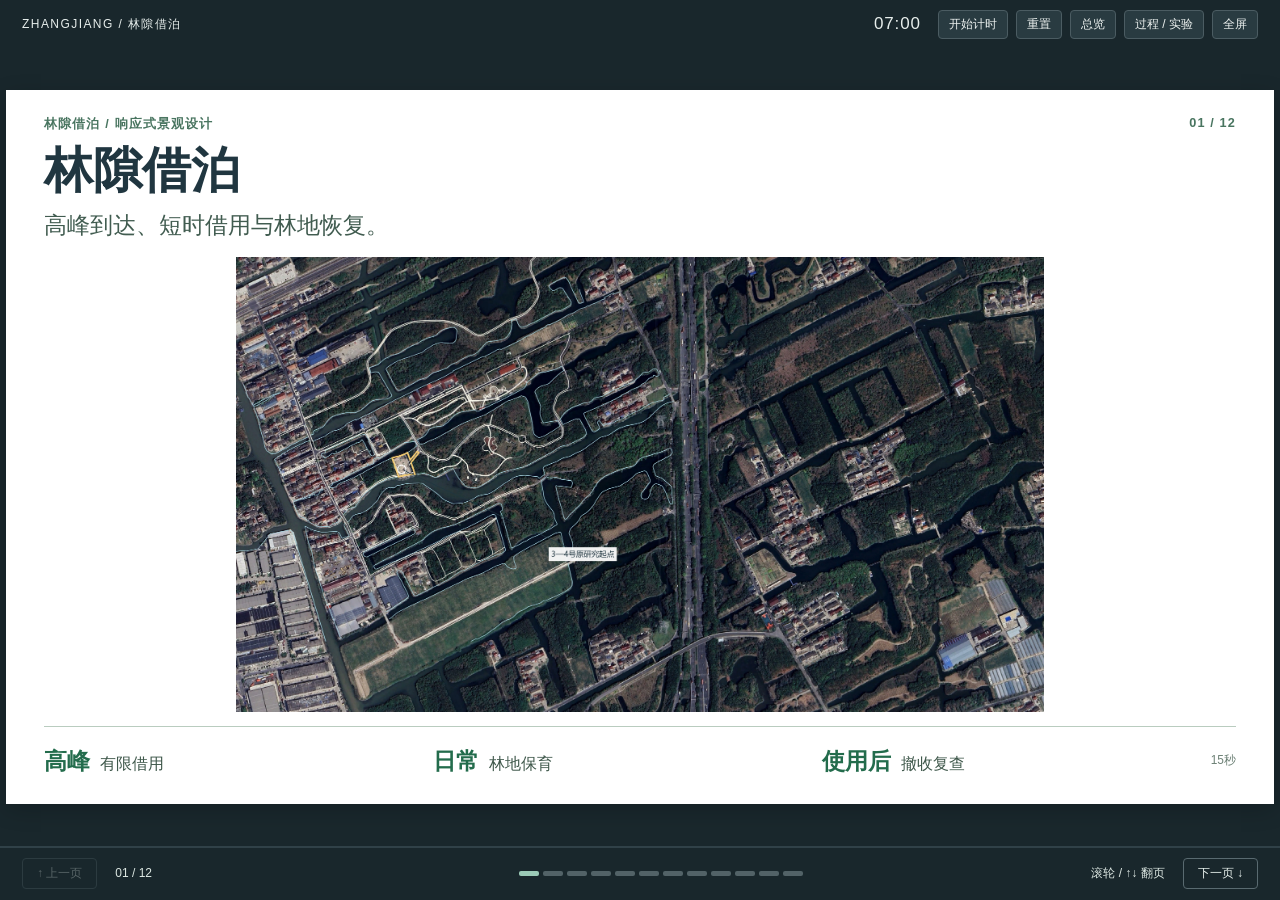
<file: 汇报展示.html>
<!doctype html><html lang="zh-CN"><head><meta charset="utf-8"><meta name="viewport" content="width=device-width,initial-scale=1"><meta name="description" content="林隙借泊：可逆的林地停车。7分钟响应式景观设计汇报。"><title>林隙借泊｜7分钟设计汇报</title><style>
:root{--ink:#203640;--muted:#667880;--green:#23725e;--red:#ac4b42;--line:#dae3e4;--gold:#a47b37}*{box-sizing:border-box}html,body{height:100%;margin:0}body{background:#19272c;color:var(--ink);font-family:"Microsoft YaHei","Noto Sans CJK SC",Arial,sans-serif;overflow:hidden}button,a,select{-webkit-tap-highlight-color:transparent}button,select{font:inherit}button{cursor:pointer}button:focus-visible,a:focus-visible,select:focus-visible{outline:3px solid #a6d4c3;outline-offset:3px}.chrome{height:48px;display:flex;align-items:center;justify-content:space-between;padding:0 22px;color:#e7eeec;font-size:12px;gap:16px}.brand{font-size:12px;letter-spacing:.12em;white-space:nowrap}.chrome-actions{display:flex;gap:8px;align-items:center}.chrome button{background:#293b41;color:#edf2f0;border:1px solid #4b5c62;border-radius:4px;padding:5px 10px}.chrome a{color:#d3e4df;text-decoration:none;padding:4px 6px}.timer{font-variant-numeric:tabular-nums;letter-spacing:.05em;font-size:17px;min-width:56px}.timer.over{color:#ffb7a7}.viewport{position:absolute;inset:48px 0 54px;overflow:hidden}.canvas{position:absolute;width:1600px;height:900px;left:50%;top:50%;transform-origin:center;background:white;box-shadow:0 16px 60px #0004}.slide{position:absolute;inset:0;padding:50px 62px 40px;background:#fff;display:none;overflow:hidden}.slide.active{display:flex;flex-direction:column}.slide:focus{outline:none}.slide-header{height:147px;flex-shrink:0}.chapter{font-size:16px;letter-spacing:.12em;color:var(--green);font-weight:bold;margin-bottom:15px}.slide h1{font-size:40px;line-height:1.3;margin:0 0 13px;font-weight:700;letter-spacing:.01em}.subtitle{font-size:20px;line-height:1.5;color:var(--muted);margin:0;max-width:1400px}.slide-main{display:grid;grid-template-columns:350px 1fr;gap:27px;align-items:center;flex:1;min-height:0}.points{margin:0;padding:0;list-style:none;align-self:center}.points li{font-size:22px;line-height:1.65;margin:0 0 24px;padding-left:18px;position:relative}.points li:before{content:"";position:absolute;left:0;top:.7em;width:4px;height:17px;background:var(--green)}.points li:last-child{margin-bottom:0}.figure{position:relative;min-width:0;margin:0;align-self:center;background:white}.figure img{display:block;width:100%;height:auto;max-height:558px;object-fit:contain}.image-button{display:block;border:0;padding:0;background:transparent;width:100%;text-align:inherit}.zoom-hint{font-size:13px;color:var(--muted);text-align:right;margin-top:6px}.slide-footer{margin-top:24px;padding-top:20px;border-top:1px solid var(--line);display:flex;justify-content:space-between;align-items:flex-start;gap:24px;flex-shrink:0}.takeaway{font-size:25px;font-weight:bold;line-height:1.4;max-width:1280px;margin:0}.page-label{color:var(--muted);font-size:14px;text-align:right;white-space:nowrap;padding-top:5px}.cover{padding:64px 70px;color:white;background:#142b29}.cover .cover-map{position:absolute;inset:0;width:100%;height:100%;object-fit:cover}.cover-shade{position:absolute;inset:0;background:linear-gradient(90deg,#102c28ed 0%,#102c28df 35%,#102c2877 65%,#102c281a 100%)}.cover-content{position:relative;z-index:1;max-width:880px;display:flex;flex-direction:column;height:100%}.cover .eyebrow{color:#c4dacc;font-size:18px;letter-spacing:.18em;margin-bottom:85px}.cover h1{font-size:96px;line-height:1.15;margin:0 0 18px;letter-spacing:.045em}.cover h2{font-size:42px;line-height:1.3;font-weight:400;margin:0 0 38px;color:#e1ebe6}.cover .cover-pitch{font-size:26px;line-height:1.7;max-width:740px;margin:0}.cover .cover-bottom{margin-top:auto;border-top:1px solid #d3e4dd66;padding-top:22px;color:#d5e3dd;font-size:18px;display:flex;justify-content:space-between;gap:40px}.footer-nav{height:54px;position:absolute;bottom:0;left:0;right:0;display:flex;align-items:center;gap:18px;padding:0 22px;color:#dde8e3;font-size:12px}.nav-dots{display:flex;gap:7px;align-items:center;flex:1;justify-content:center}.nav-dots button{border:0;height:5px;width:50px;background:#526267;border-radius:2px;padding:0}.nav-dots button.active{background:#9bcab7}.footer-nav>button{background:none;color:#e5eeeb;border:1px solid #596a70;border-radius:4px;padding:6px 14px}.footer-nav>button:disabled{opacity:.3;cursor:default}.progress{position:absolute;left:0;top:0;height:2px;width:100%;background:#304148}.progress span{height:100%;background:#d0bd87;display:block;width:0}.nav-status{width:115px;white-space:nowrap;font-variant-numeric:tabular-nums}.motion-layout{display:grid;grid-template-columns:1fr 230px;gap:20px;height:545px;align-items:stretch;border:1px solid var(--line);padding:16px}.motion-svg{width:100%;height:100%;display:block;background:#fcfdfb}.motion-sidebar{display:flex;flex-direction:column;gap:17px;padding:10px 0;font-size:17px}.motion-sidebar h3{font-size:22px;margin:0 0 8px}.motion-sidebar select{border:1px solid var(--line);padding:9px;width:100%;color:var(--ink);background:white}.motion-count{font-size:36px;color:var(--green);font-weight:bold}.motion-ids{font-size:17px;color:var(--muted);line-height:1.6;min-height:54px}.motion-sidebar button{border:0;background:var(--green);color:white;padding:12px}.motion-note{font-size:14px;line-height:1.65;color:var(--muted);margin:0}.motion-phase{font-size:18px;font-weight:bold;color:var(--green)}.modal{position:fixed;inset:0;background:#102329d9;z-index:20;display:none;padding:40px;overflow:auto}.modal.open{display:block}.modal-card{background:white;margin:0 auto;padding:30px;border-radius:4px;max-width:1080px;box-shadow:0 15px 50px #0003}.modal-head{display:flex;gap:20px;align-items:center;justify-content:space-between;margin-bottom:20px}.modal h2{margin:0;font-size:24px}.modal p{font-size:17px;line-height:1.9}.modal-close{border:1px solid var(--line);background:white;color:var(--ink);padding:8px 14px;border-radius:3px}.overview{display:grid;grid-template-columns:repeat(3,1fr);gap:18px}.overview button{border:1px solid var(--line);background:white;padding:10px;text-align:left}.overview img{display:block;width:100%;aspect-ratio:16/9;object-fit:contain;margin-bottom:10px}.overview span{display:block;font-size:14px;line-height:1.5}.overview .ov-time{color:var(--muted);font-size:12px}.notes-text{font-size:22px!important;line-height:1.9!important;max-width:950px}.notes-time{color:var(--green);font-size:15px}.downloads{display:grid;grid-template-columns:1fr 1fr;gap:15px}.download-item{padding:18px;border:1px solid var(--line);text-decoration:none;color:var(--ink);font-size:17px}.download-item small{display:block;margin-top:7px;font-size:12px;color:var(--muted)}.lightbox .modal-card{max-width:1600px}.lightbox img{display:block;width:100%;height:auto}.lightbox .image-wrap{max-height:82vh;overflow:auto}.footer-link{color:var(--green);font-size:14px;text-decoration:underline}.toast{position:fixed;bottom:78px;left:50%;transform:translateX(-50%);background:#203e38;color:white;padding:12px 22px;border-radius:4px;z-index:40;display:none;font-size:14px}.toast.show{display:block}.a11y{position:absolute;width:1px;height:1px;overflow:hidden;clip:rect(0,0,0,0)}body.print-mode{overflow:auto;background:white}.print-mode .chrome,.print-mode .footer-nav{display:none}.print-mode .viewport{position:static;overflow:visible}.print-mode .canvas{position:static;transform:none!important;margin:0 auto;box-shadow:none;width:1600px;height:auto}.print-mode .slide{display:flex;position:relative;width:1600px;height:900px;border-bottom:1px solid #ccc}.print-mode .motion-layout{display:none}.print-mode .motion-static{display:block!important}@media(prefers-reduced-motion:reduce){*{scroll-behavior:auto!important;animation:none!important;transition:none!important}}@media(max-width:700px){.brand{display:none}.chrome{padding:0 10px;gap:5px}.chrome-actions{gap:4px}.chrome button{font-size:11px;padding:5px 7px}.chrome a{font-size:11px;padding:3px}.nav-dots button{width:20px}.nav-status{width:70px}.overview,.downloads{grid-template-columns:1fr}.modal{padding:16px}.footer-nav{padding:0 10px;gap:8px}.nav-dots{gap:5px}}@media print{@page{size:landscape;margin:0}html,body{overflow:visible;height:auto;background:white}.chrome,.footer-nav,.modal,.toast{display:none!important}.viewport{position:static;overflow:visible}.canvas{position:static;transform:none!important;width:100%;height:auto;box-shadow:none}.slide{position:relative;display:flex;width:1600px;height:900px;break-after:page;break-inside:avoid;zoom:.7;print-color-adjust:exact;-webkit-print-color-adjust:exact}.motion-layout{display:none}.motion-static{display:block!important}}
</style><link rel="stylesheet" href="纵向汇报.css"><link rel="stylesheet" href="投影排版.css"></head><body><header class="chrome"><div class="brand">ZHANGJIANG / 林隙借泊</div><div class="chrome-actions"><span class="timer" id="timer" aria-label="剩余汇报时间">07:00</span><button id="toggle-timer" type="button" title="快捷键T">开始计时</button><button id="reset-timer" type="button" aria-label="重置7分钟计时">重置</button><button id="overview-btn" type="button" title="快捷键O">总览</button><button id="fullscreen-btn" type="button" title="快捷键F">全屏</button></div></header><main class="viewport"><div class="canvas" id="canvas"><section class="slide projection-page layout-1" id="slide-0" data-index="0" aria-label="第1页 林隙借泊"><header class="projection-header"><div class="chapter">林隙借泊 / 响应式景观设计 <span>01 / 12</span></div><h1>林隙借泊</h1><p>高峰到达、短时借用与林地恢复。</p></header><div class="projection-stage"><figure class="projection-figure figure-0"><figcaption><span>张江开放休闲林地</span><small>以一次完整的借用与归还为设计单位</small></figcaption><div class="diagram-space"><button class="diagram-crop" style="--ratio:1.777778" data-image="图纸/01_主题与场地.png" aria-label="放大张江开放休闲林地"><img style="width:100.00000%;height:100.00000%;left:0.00000%;top:0.00000%" src="图纸/01_主题与场地.png" alt="张江开放休闲林地" loading="lazy"></button></div></figure></div><footer class="projection-strip"><div><strong>高峰</strong><span>有限借用</span></div><div><strong>日常</strong><span>林地保育</span></div><div><strong>使用后</strong><span>撤收复查</span></div><small>15秒</small></footer></section><section class="slide projection-page layout-2" id="slide-1" data-index="1" aria-label="第2页 从影像证据识别场地"><header class="projection-header"><div class="chapter">林隙借泊 / 响应式景观设计 <span>02 / 12</span></div><h1>从影像证据识别场地</h1><p>影像定位林缘、路网和硬地，纹理变化指向需要现场核实的位置。</p></header><div class="projection-stage"><figure class="projection-figure figure-0"><figcaption><span>道路 · 水网 · 林缘</span><small>从全基地识别既有接入条件</small></figcaption><div class="diagram-space"><button class="diagram-crop" style="--ratio:1.611852" data-image="图纸/02_真实场地证据.png" aria-label="放大道路 · 水网 · 林缘"><img style="width:147.05882%;height:133.33333%;left:-5.14706%;top:-10.00000%" src="图纸/02_真实场地证据.png" alt="道路 · 水网 · 林缘" loading="lazy"></button></div></figure><figure class="projection-figure figure-1"><figcaption><span>研究窗口</span><small>叠合影像与DXF边界</small></figcaption><div class="diagram-space"><button class="diagram-crop" style="--ratio:1.644747" data-image="图纸/专题_04_研究边界与底图配准.png" aria-label="放大研究窗口"><img style="width:147.05882%;height:136.05442%;left:-3.67647%;top:-25.85034%" src="图纸/专题_04_研究边界与底图配准.png" alt="研究窗口" loading="lazy"></button></div></figure><figure class="projection-figure figure-2"><figcaption><span>纹理变化</span><small>标记需要现场辨认的位置</small></figcaption><div class="diagram-space"><button class="diagram-crop" style="--ratio:1.644747" data-image="图纸/专题_17_卫星影像局部纹理梯度.png" aria-label="放大纹理变化"><img style="width:147.05882%;height:136.05442%;left:-3.67647%;top:-25.85034%" src="图纸/专题_17_卫星影像局部纹理梯度.png" alt="纹理变化" loading="lazy"></button></div></figure><figure class="projection-figure figure-3"><figcaption><span>既有停车面</span><small>核对现状使用与管理关系</small></figcaption><div class="diagram-space"><button class="diagram-crop" style="--ratio:1.944444" data-image="图纸/附图_01_真实影像与选址证据.png" aria-label="放大既有停车面"><img style="width:285.71429%;height:312.50000%;left:-177.14286%;top:-140.62500%" src="图纸/附图_01_真实影像与选址证据.png" alt="既有停车面" loading="lazy"></button></div></figure></div><footer class="projection-strip"><div><strong>可观察</strong><span>道路、水系、林冠</span></div><div><strong>待实测</strong><span>逐木、净空、地面</span></div><small>35秒</small></footer></section><section class="slide projection-page layout-3" id="slide-2" data-index="2" aria-label="第3页 把响应机制落实到总平面"><header class="projection-header"><div class="chapter">林隙借泊 / 响应式景观设计 <span>03 / 12</span></div><h1>把响应机制落实到总平面</h1><p>A承接常态停车，B组织分流，C核验林隙单元，P处理步行交叉。</p></header><div class="projection-stage"><figure class="projection-figure figure-0"><figcaption><span>四项启用条件</span><small>需求、通行、地面与管理同时核验</small></figcaption><div class="diagram-space"><button class="diagram-crop" style="--ratio:2.583333" data-image="图纸/03_响应机制.png" aria-label="放大四项启用条件"><img style="width:107.52688%;height:156.25000%;left:-3.76344%;top:-23.43750%" src="图纸/03_响应机制.png" alt="四项启用条件" loading="lazy"></button></div></figure><figure class="projection-figure figure-1"><figcaption><span>整体空间组织</span><small>18株假设树：绿冠与红圈同心；底图为真实影像</small></figcaption><div class="diagram-space"><button class="diagram-crop" style="--ratio:1.603272" data-image="图纸/04_情景总平面.png" aria-label="放大整体空间组织"><img style="width:136.05442%;height:122.69939%;left:-1.63265%;top:-11.04294%" src="图纸/04_情景总平面.png" alt="整体空间组织" loading="lazy"></button></div></figure><figure class="projection-figure figure-2"><figcaption><span>C06节点定位</span><small>停放与完整进退车路径共同检查</small></figcaption><div class="diagram-space"><button class="diagram-crop" style="--ratio:1.802299" data-image="图纸/代表图01_情景总平面.png" aria-label="放大C06节点定位"><img style="width:136.05442%;height:137.93103%;left:-1.63265%;top:-22.75862%" src="图纸/代表图01_情景总平面.png" alt="C06节点定位" loading="lazy"></button></div></figure></div><footer class="projection-strip"><div><strong>A / B</strong><span>既有承接与入口分流</span></div><div><strong>C / P</strong><span>限量节点与步行核验</span></div><small>40秒</small></footer></section><section class="slide projection-page layout-4" id="slide-3" data-index="3" aria-label="第4页 种植、竖向与水系协同设计"><header class="projection-header"><div class="chapter">林隙借泊 / 响应式景观设计 <span>04 / 12</span></div><h1>种植、竖向与水系协同设计</h1><p>以影像表达连续林冠并保留植被，断面复测与雨后检查决定可撤构件能否部署。</p></header><div class="projection-stage"><figure class="projection-figure figure-0"><figcaption><span>竖向控制</span><small>保留原地表，补测A、B断面</small></figcaption><div class="diagram-space"><button class="diagram-crop" style="--ratio:1.644747" data-image="图纸/专题_01_竖向设计图.png" aria-label="放大竖向控制"><img style="width:147.05882%;height:136.05442%;left:-3.67647%;top:-25.85034%" src="图纸/专题_01_竖向设计图.png" alt="竖向控制" loading="lazy"></button></div></figure><figure class="projection-figure figure-1"><figcaption><span>植被保育</span><small>模型树心统一，保留林下更新</small></figcaption><div class="diagram-space"><button class="diagram-crop" style="--ratio:1.644747" data-image="图纸/专题_02_绿化种植设计图.png" aria-label="放大植被保育"><img style="width:147.05882%;height:136.05442%;left:-3.67647%;top:-25.85034%" src="图纸/专题_02_绿化种植设计图.png" alt="植被保育" loading="lazy"></button></div></figure><figure class="projection-figure figure-2"><figcaption><span>水系连续</span><small>岸线邻接段检查积水与阻水</small></figcaption><div class="diagram-space"><button class="diagram-crop" style="--ratio:1.644747" data-image="图纸/专题_03_水系设计图.png" aria-label="放大水系连续"><img style="width:147.05882%;height:136.05442%;left:-3.67647%;top:-25.85034%" src="图纸/专题_03_水系设计图.png" alt="水系连续" loading="lazy"></button></div></figure><figure class="projection-figure figure-3"><figcaption><span>林冠过渡</span><small>影像显示林冠，符号定位假设树心</small></figcaption><div class="diagram-space"><button class="diagram-crop" style="--ratio:1.644747" data-image="图纸/专题_05_林冠连续与林隙过渡.png" aria-label="放大林冠过渡"><img style="width:147.05882%;height:136.05442%;left:-3.67647%;top:-25.85034%" src="图纸/专题_05_林冠连续与林隙过渡.png" alt="林冠过渡" loading="lazy"></button></div></figure></div><footer class="projection-strip"><div><strong>植被</strong><span>原位保留</span></div><div><strong>竖向</strong><span>断面复测</span></div><div><strong>雨后</strong><span>积水与冲刷检查</span></div><small>40秒</small></footer></section><section class="slide projection-page layout-5" id="slide-4" data-index="4" aria-label="第5页 保护范围与接入条件逐层叠加"><header class="projection-header"><div class="chapter">林隙借泊 / 响应式景观设计 <span>05 / 12</span></div><h1>保护范围与接入条件逐层叠加</h1><p>树木保护、岸线退让与道路例外共同限定可行范围。</p></header><div class="projection-stage"><figure class="projection-figure figure-0"><figcaption><span>树木保护并集</span><small>18株假设树，5米讨论保护范围</small></figcaption><div class="diagram-space"><button class="diagram-crop" style="--ratio:1.644747" data-image="图纸/专题_06_逐木保护圈的合并边界.png" aria-label="放大树木保护并集"><img style="width:147.05882%;height:136.05442%;left:-3.67647%;top:-25.85034%" src="图纸/专题_06_逐木保护圈的合并边界.png" alt="树木保护并集" loading="lazy"></button></div></figure><figure class="projection-figure figure-1"><figcaption><span>岸线距离比较</span><small>1 / 3 / 5米几何缓冲</small></figcaption><div class="diagram-space"><button class="diagram-crop" style="--ratio:1.644747" data-image="图纸/专题_07_岸线退让带的尺度敏感性.png" aria-label="放大岸线距离比较"><img style="width:147.05882%;height:136.05442%;left:-3.67647%;top:-25.85034%" src="图纸/专题_07_岸线退让带的尺度敏感性.png" alt="岸线距离比较" loading="lazy"></button></div></figure><figure class="projection-figure figure-2"><figcaption><span>道路例外差集</span><small>黄色部分定位假设放宽的位置</small></figcaption><div class="diagram-space"><button class="diagram-crop" style="--ratio:1.644747" data-image="图纸/专题_08_道路例外的空间代价.png" aria-label="放大道路例外差集"><img style="width:147.05882%;height:136.05442%;left:-3.67647%;top:-25.85034%" src="图纸/专题_08_道路例外的空间代价.png" alt="道路例外差集" loading="lazy"></button></div></figure><figure class="projection-figure figure-3"><figcaption><span>情景对照</span><small>同一输入下检查允许通行的边界</small></figcaption><div class="diagram-space"><button class="diagram-crop" style="--ratio:2.240000" data-image="图纸/附图_03_约束叠加与情景比较.png" aria-label="放大情景对照"><img style="width:158.73016%;height:200.00000%;left:-3.96825%;top:-40.00000%" src="图纸/附图_03_约束叠加与情景比较.png" alt="情景对照" loading="lazy"></button></div></figure></div><footer class="projection-strip"><div><strong>逐层叠加</strong><span>树木 → 岸线 → 道路</span></div><div><strong>现场替换</strong><span>保护范围与通行条件</span></div><small>30秒</small></footer></section><section class="slide projection-page layout-6" id="slide-5" data-index="5" aria-label="第6页 相同密度下，林隙形态改变净空"><header class="projection-header"><div class="chapter">林隙借泊 / 响应式景观设计 <span>06 / 12</span></div><h1>相同密度下，林隙形态改变净空</h1><p>控制树数与面积，再比较分布和保护半径对可用中心比例的影响。</p></header><div class="projection-stage"><figure class="projection-figure figure-0"><figcaption><span>同面积、同树数</span><small>均匀与集中配置的可用中心比例不同</small></figcaption><div class="diagram-space"><button class="diagram-crop" style="--ratio:2.414594" data-image="图纸/05_净空与选位.png" aria-label="放大同面积、同树数"><img style="width:109.89011%;height:149.25373%;left:-4.39560%;top:-14.92537%" src="图纸/05_净空与选位.png" alt="同面积、同树数" loading="lazy"></button></div></figure><figure class="projection-figure figure-1"><figcaption><span>保护半径变化</span><small>半径增加时，可用中心范围收缩</small></figcaption><div class="diagram-space"><button class="diagram-crop" style="--ratio:1.644747" data-image="图纸/专题_16_林分净空敏感性曲线.png" aria-label="放大保护半径变化"><img style="width:147.05882%;height:136.05442%;left:-3.67647%;top:-25.85034%" src="图纸/专题_16_林分净空敏感性曲线.png" alt="保护半径变化" loading="lazy"></button></div></figure><figure class="projection-figure figure-2"><figcaption><span>规则网格阈值</span><small>直行净距还需要结合转向检查</small></figcaption><div class="diagram-space"><button class="diagram-crop" style="--ratio:1.674419" data-image="图纸/附图_02_林分密度与连续净空.png" aria-label="放大规则网格阈值"><img style="width:246.91358%;height:232.55814%;left:-143.20988%;top:-41.86047%" src="图纸/附图_02_林分密度与连续净空.png" alt="规则网格阈值" loading="lazy"></button></div></figure></div><footer class="projection-strip"><div><strong>16株</strong><span>同为1600平方米</span></div><div><strong>4.3% → 70.5%</strong><span>圆包络中心可用比例</span></div><small>30秒</small></footer></section><section class="slide projection-page layout-7" id="slide-6" data-index="6" aria-label="第7页 完整车身如何驶入与倒出"><header class="projection-header"><div class="chapter">林隙借泊 / 响应式景观设计 <span>07 / 12</span></div><h1>完整车身如何驶入与倒出</h1><p>将后轴路线、车身姿态和航向变化放在同一页，播放C06驶入与倒出。</p></header><div class="projection-stage"><div class="projection-live"><div class="motion-layout"><svg id="motion-svg" class="motion-svg" viewBox="40 -48 36 40" role="img" aria-label="C06预计算轨迹动画，原路驶入并倒出"></svg><aside class="motion-sidebar"><div><h3>安全余量复核</h3><label for="clearance">外扩余量 / m</label><select id="clearance"><option value="0.3">0.30 m</option><option value="0.4" selected>0.40 m</option><option value="0.5">0.50 m</option></select></div><div class="motion-count" id="motion-count">4 / 7</div><div class="motion-ids" id="motion-ids"></div><button id="play-motion" type="button">播放驶入 / 倒出</button><div id="motion-phase" class="motion-phase">预计算轨迹 C06</div><p class="motion-note">≤0.05m采样的原轨迹。动画只重放模型，不改变路径和约束。</p><button class="image-button" data-image="图纸/06_轨迹与安全余量.png" style="background:#edf3f0;color:#23725e;font-size:14px" type="button">查看完整计算图</button></aside></div></div><figure class="projection-figure figure-0"><figcaption><span>七条进入路径</span><small>后轴线路与末端泊位同时叠合</small></figcaption><div class="diagram-space"><button class="diagram-crop" style="--ratio:1.644747" data-image="图纸/专题_09_七条接入路径与末端泊位.png" aria-label="放大七条进入路径"><img style="width:147.05882%;height:136.05442%;left:-3.67647%;top:-25.85034%" src="图纸/专题_09_七条接入路径与末端泊位.png" alt="七条进入路径" loading="lazy"></button></div></figure><figure class="projection-figure figure-1"><figcaption><span>转弯车身占位</span><small>车头、车尾的扫过范围随姿态变化</small></figcaption><div class="diagram-space"><button class="diagram-crop" style="--ratio:1.644747" data-image="图纸/专题_10_转向过程的车身占位.png" aria-label="放大转弯车身占位"><img style="width:147.05882%;height:136.05442%;left:-3.67647%;top:-25.85034%" src="图纸/专题_10_转向过程的车身占位.png" alt="转弯车身占位" loading="lazy"></button></div></figure><figure class="projection-figure figure-2"><figcaption><span>航向随行程变化</span><small>曲线转折对应直行与圆弧衔接</small></figcaption><div class="diagram-space"><button class="diagram-crop" style="--ratio:1.644747" data-image="图纸/专题_15_转向角与行程关系.png" aria-label="放大航向随行程变化"><img style="width:147.05882%;height:136.05442%;left:-3.67647%;top:-25.85034%" src="图纸/专题_15_转向角与行程关系.png" alt="航向随行程变化" loading="lazy"></button></div></figure></div><footer class="projection-strip"><div><strong>≤0.05米</strong><span>原模型车身采样步长</span></div><div><strong>C06</strong><span>沿原路径驶入与倒出</span></div><small>40秒</small></footer></section><section class="slide projection-page layout-8" id="slide-7" data-index="7" aria-label="第8页 沿程瓶颈与安全余量共同复核"><header class="projection-header"><div class="chapter">林隙借泊 / 响应式景观设计 <span>08 / 12</span></div><h1>沿程瓶颈与安全余量共同复核</h1><p>余量0.30、0.40、0.50米分别保留7、4、2条旧路径，瓶颈位置指导现场检查。</p></header><div class="projection-stage"><figure class="projection-figure figure-0"><figcaption><span>C06扫掠包络</span><small>沿路径放置完整车身</small></figcaption><div class="diagram-space"><button class="diagram-crop" style="--ratio:1.269841" data-image="图纸/06_轨迹与安全余量.png" aria-label="放大C06扫掠包络"><img style="width:200.00000%;height:142.85714%;left:-12.00000%;top:-21.42857%" src="图纸/06_轨迹与安全余量.png" alt="C06扫掠包络" loading="lazy"></button></div></figure><figure class="projection-figure figure-1"><figcaption><span>最紧位置</span><small>橙框标出各路线最小净距姿态</small></figcaption><div class="diagram-space"><button class="diagram-crop" style="--ratio:1.644747" data-image="图纸/专题_11_最小净距发生在哪里.png" aria-label="放大最紧位置"><img style="width:147.05882%;height:136.05442%;left:-3.67647%;top:-25.85034%" src="图纸/专题_11_最小净距发生在哪里.png" alt="最紧位置" loading="lazy"></button></div></figure><figure class="projection-figure figure-2"><figcaption><span>沿程净距</span><small>曲线低谷定位瓶颈</small></figcaption><div class="diagram-space"><button class="diagram-crop" style="--ratio:1.644747" data-image="图纸/专题_13_沿程净距剖线.png" aria-label="放大沿程净距"><img style="width:147.05882%;height:136.05442%;left:-3.67647%;top:-25.85034%" src="图纸/专题_13_沿程净距剖线.png" alt="沿程净距" loading="lazy"></button></div></figure><figure class="projection-figure figure-3"><figcaption><span>余量侵入矩阵</span><small>逐条路线检查不同外扩半径</small></figcaption><div class="diagram-space"><button class="diagram-crop" style="--ratio:1.644747" data-image="图纸/专题_14_逐路径余量侵入矩阵.png" aria-label="放大余量侵入矩阵"><img style="width:147.05882%;height:136.05442%;left:-3.67647%;top:-25.85034%" src="图纸/专题_14_逐路径余量侵入矩阵.png" alt="余量侵入矩阵" loading="lazy"></button></div></figure><figure class="projection-figure figure-4"><figcaption><span>逐路径最小值</span><small>其他泊位按占用条件计算</small></figcaption><div class="diagram-space"><button class="diagram-crop" style="--ratio:1.605735" data-image="图纸/附图_04_轨迹复核与安全余量.png" aria-label="放大逐路径最小值"><img style="width:357.14286%;height:322.58065%;left:-253.57143%;top:-58.06452%" src="图纸/附图_04_轨迹复核与安全余量.png" alt="逐路径最小值" loading="lazy"></button></div></figure></div><footer class="projection-strip"><div><strong>0.30米</strong><span>7条通过</span></div><div><strong>0.40米</strong><span>4条通过</span></div><div><strong>0.50米</strong><span>2条通过</span></div><small>45秒</small></footer></section><section class="slide projection-page layout-9" id="slide-8" data-index="8" aria-label="第9页 可撤节点与剖面构造"><header class="projection-header"><div class="chapter">林隙借泊 / 响应式景观设计 <span>09 / 12</span></div><h1>可撤节点与剖面构造</h1><p>两条5.0×0.6米轮迹带组成承载原型，进退车路径也需要完整保护。</p></header><div class="projection-stage"><figure class="projection-figure figure-0"><figcaption><span>平面与接地剖面</span><small>双轮迹带可逐块部署、逐块回收</small></figcaption><div class="diagram-space"><button class="diagram-crop" style="--ratio:1.259259" data-image="图纸/07_节点剖面与受力.png" aria-label="放大平面与接地剖面"><img style="width:196.07843%;height:138.88889%;left:-8.82353%;top:-13.88889%" src="图纸/07_节点剖面与受力.png" alt="平面与接地剖面" loading="lazy"></button></div></figure><figure class="projection-figure figure-1"><figcaption><span>有效接触面积</span><small>接地与受力效果由原型试验验证</small></figcaption><div class="diagram-space"><button class="diagram-crop" style="--ratio:1.650794" data-image="图纸/代表图02_节点与响应周期.png" aria-label="放大有效接触面积"><img style="width:256.41026%;height:238.09524%;left:-147.43590%;top:-47.61905%" src="图纸/代表图02_节点与响应周期.png" alt="有效接触面积" loading="lazy"></button></div></figure></div><footer class="projection-strip"><div><strong>2条</strong><span>每条5.0 × 0.6米</span></div><div><strong>10块</strong><span>每块1.0 × 0.6米</span></div><div><strong>全路径</strong><span>转弯与进退同时保护</span></div><small>40秒</small></footer></section><section class="slide projection-page layout-10" id="slide-9" data-index="9" aria-label="第10页 承载面积与荷载的联合响应"><header class="projection-header"><div class="chapter">林隙借泊 / 响应式景观设计 <span>10 / 12</span></div><h1>承载面积与荷载的联合响应</h1><p>2000公斤、四轮均分条件下，0.30平方米单轮面积对应16.35千帕理想平均静压。</p></header><div class="projection-stage"><figure class="projection-figure figure-0"><figcaption><span>质量 × 面积</span><small>等值线表达理想均分静压</small></figcaption><div class="diagram-space"><button class="diagram-crop" style="--ratio:1.644747" data-image="图纸/专题_18_质量与承载面积联合响应.png" aria-label="放大质量 × 面积"><img style="width:147.05882%;height:136.05442%;left:-3.67647%;top:-25.85034%" src="图纸/专题_18_质量与承载面积联合响应.png" alt="质量 × 面积" loading="lazy"></button></div></figure><figure class="projection-figure figure-1"><figcaption><span>压力随面积变化</span><small>车辆质量相同时，增大接触面积可分担荷载</small></figcaption><div class="diagram-space"><button class="diagram-crop" style="--ratio:2.102981" data-image="图纸/附图_05_承载构件与压力敏感性.png" aria-label="放大压力随面积变化"><img style="width:206.18557%;height:243.90244%;left:-103.09278%;top:-43.90244%" src="图纸/附图_05_承载构件与压力敏感性.png" alt="压力随面积变化" loading="lazy"></button></div></figure></div><footer class="projection-strip"><div><strong>2000公斤</strong><span>四轮均分静载</span></div><div><strong>0.30平方米</strong><span>每轮理想有效面积</span></div><div><strong>16.35千帕</strong><span>对应理想平均压力</span></div><small>30秒</small></footer></section><section class="slide projection-page layout-11" id="slide-10" data-index="10" aria-label="第11页 部署、撤收与配对恢复监测"><header class="projection-header"><div class="chapter">林隙借泊 / 响应式景观设计 <span>11 / 12</span></div><h1>部署、撤收与配对恢复监测</h1><p>固定使用样方与对照样方，在使用前、撤收后、雨后和再开放前重复观察。</p></header><div class="projection-stage"><figure class="projection-figure figure-0"><figcaption><span>一次完整周转</span><small>关闭 → 部署 → 限量 → 撤收 → 休养</small></figcaption><div class="diagram-space"><button class="diagram-crop" style="--ratio:3.346405" data-image="图纸/08_响应时序与恢复.png" aria-label="放大一次完整周转"><img style="width:104.16667%;height:196.07843%;left:-2.08333%;top:-25.49020%" src="图纸/08_响应时序与恢复.png" alt="一次完整周转" loading="lazy"></button></div></figure><figure class="projection-figure figure-1"><figcaption><span>使用与对照选位</span><small>匹配同类林分、地表与含水条件</small></figcaption><div class="diagram-space"><button class="diagram-crop" style="--ratio:1.644747" data-image="图纸/专题_12_使用与对照样方选位.png" aria-label="放大使用与对照选位"><img style="width:147.05882%;height:136.05442%;left:-3.67647%;top:-25.85034%" src="图纸/专题_12_使用与对照样方选位.png" alt="使用与对照选位" loading="lazy"></button></div></figure><figure class="projection-figure figure-2"><figcaption><span>配对重复观察</span><small>使用前、撤收后、雨后和再开放前</small></figcaption><div class="diagram-space"><button class="diagram-crop" style="--ratio:2.500000" data-image="图纸/附图_07_配对监测与经济边界.png" aria-label="放大配对重复观察"><img style="width:222.22222%;height:312.50000%;left:-5.55556%;top:-62.50000%" src="图纸/附图_07_配对监测与经济边界.png" alt="配对重复观察" loading="lazy"></button></div></figure></div><footer class="projection-strip"><div><strong>固定点</strong><span>配对使用与对照样方</span></div><div><strong>4次</strong><span>完整周期重复记录</span></div><div><strong>复查后</strong><span>决定再次开放</span></div><small>35秒</small></footer></section><section class="slide projection-page layout-12" id="slide-11" data-index="11" aria-label="第12页 用需求与林地状态共同决定开放"><header class="projection-header"><div class="chapter">林隙借泊 / 响应式景观设计 <span>12 / 12</span></div><h1>用需求与林地状态共同决定开放</h1><p>示例峰值28辆、既有与分流承接25辆，缺口3辆继续通过预约和分流管理。</p></header><div class="projection-stage"><figure class="projection-figure figure-0"><figcaption><span>时段需求</span><small>逐小时累计到达与离场</small></figcaption><div class="diagram-space"><button class="diagram-crop" style="--ratio:1.604938" data-image="图纸/09_需求与监测.png" aria-label="放大时段需求"><img style="width:153.84615%;height:138.88889%;left:-6.92308%;top:-16.66667%" src="图纸/09_需求与监测.png" alt="时段需求" loading="lazy"></button></div></figure><figure class="projection-figure figure-1"><figcaption><span>到达与分流情景</span><small>观察峰值未承接需求</small></figcaption><div class="diagram-space"><button class="diagram-crop" style="--ratio:1.644747" data-image="图纸/专题_19_到达与分流联合情景.png" aria-label="放大到达与分流情景"><img style="width:147.05882%;height:136.05442%;left:-3.67647%;top:-25.85034%" src="图纸/专题_19_到达与分流联合情景.png" alt="到达与分流情景" loading="lazy"></button></div></figure><figure class="projection-figure figure-2"><figcaption><span>到达 / 离场</span><small>用分时记录检查供需变化</small></figcaption><div class="diagram-space"><button class="diagram-crop" style="--ratio:1.608466" data-image="图纸/附图_06_需求守恒与启用条件.png" aria-label="放大到达 / 离场"><img style="width:263.15789%;height:238.09524%;left:-157.89474%;top:-45.23810%" src="图纸/附图_06_需求守恒与启用条件.png" alt="到达 / 离场" loading="lazy"></button></div></figure><figure class="projection-figure figure-3"><figcaption><span>条件决定开放</span><small>选址 → 验证 → 开放 → 复查</small></figcaption><div class="diagram-space"><button class="diagram-crop" style="--ratio:4.956229" data-image="图纸/10_设计结论.png" aria-label="放大条件决定开放"><img style="width:108.69565%;height:303.03030%;left:-4.34783%;top:-115.15152%" src="图纸/10_设计结论.png" alt="条件决定开放" loading="lazy"></button></div></figure></div><footer class="projection-strip"><div><strong>28辆</strong><span>示例峰值</span></div><div><strong>25辆</strong><span>既有与分流承接</span></div><div><strong>3辆</strong><span>待管理需求缺口</span></div><small>40秒</small></footer></section></div></main><nav class="footer-nav" aria-label="幻灯片导航"><div class="progress"><span id="time-progress"></span></div><button id="prev" type="button" aria-label="上一页">↑ 上一页</button><span class="nav-status" id="page-status">01 / 10</span><div class="nav-dots"><button type="button" data-nav="0" title="第1页：林隙借泊" aria-label="跳转第1页"></button><button type="button" data-nav="1" title="第2页：从影像证据识别场地" aria-label="跳转第2页"></button><button type="button" data-nav="2" title="第3页：把响应机制落实到总平面" aria-label="跳转第3页"></button><button type="button" data-nav="3" title="第4页：种植、竖向与水系协同设计" aria-label="跳转第4页"></button><button type="button" data-nav="4" title="第5页：保护范围与接入条件逐层叠加" aria-label="跳转第5页"></button><button type="button" data-nav="5" title="第6页：相同密度下，林隙形态改变净空" aria-label="跳转第6页"></button><button type="button" data-nav="6" title="第7页：完整车身如何驶入与倒出" aria-label="跳转第7页"></button><button type="button" data-nav="7" title="第8页：沿程瓶颈与安全余量共同复核" aria-label="跳转第8页"></button><button type="button" data-nav="8" title="第9页：可撤节点与剖面构造" aria-label="跳转第9页"></button><button type="button" data-nav="9" title="第10页：承载面积与荷载的联合响应" aria-label="跳转第10页"></button><button type="button" data-nav="10" title="第11页：部署、撤收与配对恢复监测" aria-label="跳转第11页"></button><button type="button" data-nav="11" title="第12页：用需求与林地状态共同决定开放" aria-label="跳转第12页"></button></div><span>滚轮 / ↑↓ 翻页</span><button id="next" type="button" aria-label="下一页">下一页 ↓</button></nav><div class="modal" id="overview-modal" role="dialog" aria-modal="true" aria-labelledby="overview-title"><div class="modal-card"><div class="modal-head"><h2 id="overview-title">全部正文页面</h2><button class="modal-close" type="button">关闭 Esc</button></div><div class="overview"><button data-jump="0"><img src="图纸/01_主题与场地.png" alt="第1页缩略图"><span>01 林隙借泊</span><span class="ov-time">建议 15 秒</span></button><button data-jump="1"><img src="图纸/02_真实场地证据.png" alt="第2页缩略图"><span>02 从影像证据识别场地</span><span class="ov-time">建议 35 秒</span></button><button data-jump="2"><img src="图纸/03_响应机制.png" alt="第3页缩略图"><span>03 把响应机制落实到总平面</span><span class="ov-time">建议 40 秒</span></button><button data-jump="3"><img src="图纸/专题_01_竖向设计图.png" alt="第4页缩略图"><span>04 种植、竖向与水系协同设计</span><span class="ov-time">建议 40 秒</span></button><button data-jump="4"><img src="图纸/专题_06_逐木保护圈的合并边界.png" alt="第5页缩略图"><span>05 保护范围与接入条件逐层叠加</span><span class="ov-time">建议 30 秒</span></button><button data-jump="5"><img src="图纸/05_净空与选位.png" alt="第6页缩略图"><span>06 相同密度下，林隙形态改变净空</span><span class="ov-time">建议 30 秒</span></button><button data-jump="6"><img src="图纸/专题_09_七条接入路径与末端泊位.png" alt="第7页缩略图"><span>07 完整车身如何驶入与倒出</span><span class="ov-time">建议 40 秒</span></button><button data-jump="7"><img src="图纸/06_轨迹与安全余量.png" alt="第8页缩略图"><span>08 沿程瓶颈与安全余量共同复核</span><span class="ov-time">建议 45 秒</span></button><button data-jump="8"><img src="图纸/07_节点剖面与受力.png" alt="第9页缩略图"><span>09 可撤节点与剖面构造</span><span class="ov-time">建议 40 秒</span></button><button data-jump="9"><img src="图纸/专题_18_质量与承载面积联合响应.png" alt="第10页缩略图"><span>10 承载面积与荷载的联合响应</span><span class="ov-time">建议 30 秒</span></button><button data-jump="10"><img src="图纸/08_响应时序与恢复.png" alt="第11页缩略图"><span>11 部署、撤收与配对恢复监测</span><span class="ov-time">建议 35 秒</span></button><button data-jump="11"><img src="图纸/09_需求与监测.png" alt="第12页缩略图"><span>12 用需求与林地状态共同决定开放</span><span class="ov-time">建议 40 秒</span></button></div></div></div><div class="modal lightbox" id="image-modal" role="dialog" aria-modal="true" aria-labelledby="image-title"><div class="modal-card"><div class="modal-head"><h2 id="image-title">原始图纸</h2><div><a id="original-image-link" class="footer-link" target="_blank">打开原图</a>　<button class="modal-close" type="button">关闭 Esc</button></div></div><div class="image-wrap"><img id="large-image" alt="放大的汇报技术图"></div></div></div><div class="toast" id="toast" role="status"></div><div class="a11y" id="live-status" aria-live="polite"></div><script>const DECK={"title": "林隙借泊：可逆的林地停车", "subtitle": "张江开放休闲林地 · 高峰到达与可撤承载系统", "intro": "针对张江开放休闲林地节假日停车压力与日常生态保育的矛盾，方案提出“林隙借泊”：既有停车空间优先承接，仅在需求、通行和地面条件同时满足时，临时启用经核验的林隙。以原始影像和DXF梳理道路、水系与林缘关系，通过密度控制实验、车辆轨迹重建和安全余量敏感性分析筛选候选，再以可撤轮迹构件、临时导向和独立步行组织形成介入原型。计算表明，旧假设模型的7条固定路径在0.40米余量下保留4条、0.50米下保留2条，说明布局应随约束调整。设计将部署、使用、撤收、复查和休养视为完整过程，以配对监测决定再次开放；真实树位、土壤及容量仍待现场核验。", "slides": [{"title": "林隙借泊", "subtitle": "高峰到达、短时借用与林地恢复。", "chapter": "设计汇报", "chapter_number": 1, "time": 15, "figure": "01_主题与场地.png", "note": "", "takeaway": "高峰到达、短时借用与林地恢复。", "drawings": ["图纸/01_主题与场地.png"]}, {"title": "从影像证据识别场地", "subtitle": "影像定位林缘、路网和硬地，纹理变化指向需要现场核实的位置。", "chapter": "设计汇报", "chapter_number": 2, "time": 35, "figure": "02_真实场地证据.png", "note": "", "takeaway": "影像定位林缘、路网和硬地，纹理变化指向需要现场核实的位置。", "drawings": ["图纸/02_真实场地证据.png", "图纸/专题_04_研究边界与底图配准.png", "图纸/专题_17_卫星影像局部纹理梯度.png", "图纸/附图_01_真实影像与选址证据.png"]}, {"title": "把响应机制落实到总平面", "subtitle": "A承接常态停车，B组织分流，C核验林隙单元，P处理步行交叉。", "chapter": "设计汇报", "chapter_number": 3, "time": 40, "figure": "03_响应机制.png", "note": "", "takeaway": "A承接常态停车，B组织分流，C核验林隙单元，P处理步行交叉。", "drawings": ["图纸/03_响应机制.png", "图纸/04_情景总平面.png", "图纸/代表图01_情景总平面.png"]}, {"title": "种植、竖向与水系协同设计", "subtitle": "以影像表达连续林冠并保留植被，断面复测与雨后检查决定可撤构件能否部署。", "chapter": "设计汇报", "chapter_number": 4, "time": 40, "figure": "专题_01_竖向设计图.png", "note": "", "takeaway": "以影像表达连续林冠并保留植被，断面复测与雨后检查决定可撤构件能否部署。", "drawings": ["图纸/专题_01_竖向设计图.png", "图纸/专题_02_绿化种植设计图.png", "图纸/专题_03_水系设计图.png", "图纸/专题_05_林冠连续与林隙过渡.png"]}, {"title": "保护范围与接入条件逐层叠加", "subtitle": "树木保护、岸线退让与道路例外共同限定可行范围。", "chapter": "设计汇报", "chapter_number": 5, "time": 30, "figure": "专题_06_逐木保护圈的合并边界.png", "note": "", "takeaway": "树木保护、岸线退让与道路例外共同限定可行范围。", "drawings": ["图纸/专题_06_逐木保护圈的合并边界.png", "图纸/专题_07_岸线退让带的尺度敏感性.png", "图纸/专题_08_道路例外的空间代价.png", "图纸/附图_03_约束叠加与情景比较.png"]}, {"title": "相同密度下，林隙形态改变净空", "subtitle": "控制树数与面积，再比较分布和保护半径对可用中心比例的影响。", "chapter": "设计汇报", "chapter_number": 6, "time": 30, "figure": "05_净空与选位.png", "note": "", "takeaway": "控制树数与面积，再比较分布和保护半径对可用中心比例的影响。", "drawings": ["图纸/05_净空与选位.png", "图纸/专题_16_林分净空敏感性曲线.png", "图纸/附图_02_林分密度与连续净空.png"]}, {"title": "完整车身如何驶入与倒出", "subtitle": "将后轴路线、车身姿态和航向变化放在同一页，播放C06驶入与倒出。", "chapter": "设计汇报", "chapter_number": 7, "time": 40, "figure": "专题_09_七条接入路径与末端泊位.png", "note": "", "takeaway": "将后轴路线、车身姿态和航向变化放在同一页，播放C06驶入与倒出。", "drawings": ["图纸/专题_09_七条接入路径与末端泊位.png", "图纸/专题_10_转向过程的车身占位.png", "图纸/专题_15_转向角与行程关系.png"]}, {"title": "沿程瓶颈与安全余量共同复核", "subtitle": "余量0.30、0.40、0.50米分别保留7、4、2条旧路径，瓶颈位置指导现场检查。", "chapter": "设计汇报", "chapter_number": 8, "time": 45, "figure": "06_轨迹与安全余量.png", "note": "", "takeaway": "余量0.30、0.40、0.50米分别保留7、4、2条旧路径，瓶颈位置指导现场检查。", "drawings": ["图纸/06_轨迹与安全余量.png", "图纸/专题_11_最小净距发生在哪里.png", "图纸/专题_13_沿程净距剖线.png", "图纸/专题_14_逐路径余量侵入矩阵.png", "图纸/附图_04_轨迹复核与安全余量.png"]}, {"title": "可撤节点与剖面构造", "subtitle": "两条5.0×0.6米轮迹带组成承载原型，进退车路径也需要完整保护。", "chapter": "设计汇报", "chapter_number": 9, "time": 40, "figure": "07_节点剖面与受力.png", "note": "", "takeaway": "两条5.0×0.6米轮迹带组成承载原型，进退车路径也需要完整保护。", "drawings": ["图纸/07_节点剖面与受力.png", "图纸/代表图02_节点与响应周期.png"]}, {"title": "承载面积与荷载的联合响应", "subtitle": "2000公斤、四轮均分条件下，0.30平方米单轮面积对应16.35千帕理想平均静压。", "chapter": "设计汇报", "chapter_number": 10, "time": 30, "figure": "专题_18_质量与承载面积联合响应.png", "note": "", "takeaway": "2000公斤、四轮均分条件下，0.30平方米单轮面积对应16.35千帕理想平均静压。", "drawings": ["图纸/专题_18_质量与承载面积联合响应.png", "图纸/附图_05_承载构件与压力敏感性.png"]}, {"title": "部署、撤收与配对恢复监测", "subtitle": "固定使用样方与对照样方，在使用前、撤收后、雨后和再开放前重复观察。", "chapter": "设计汇报", "chapter_number": 11, "time": 35, "figure": "08_响应时序与恢复.png", "note": "", "takeaway": "固定使用样方与对照样方，在使用前、撤收后、雨后和再开放前重复观察。", "drawings": ["图纸/08_响应时序与恢复.png", "图纸/专题_12_使用与对照样方选位.png", "图纸/附图_07_配对监测与经济边界.png"]}, {"title": "用需求与林地状态共同决定开放", "subtitle": "示例峰值28辆、既有与分流承接25辆，缺口3辆继续通过预约和分流管理。", "chapter": "设计汇报", "chapter_number": 12, "time": 40, "figure": "09_需求与监测.png", "note": "", "takeaway": "示例峰值28辆、既有与分流承接25辆，缺口3辆继续通过预约和分流管理。", "drawings": ["图纸/09_需求与监测.png", "图纸/专题_19_到达与分流联合情景.png", "图纸/附图_06_需求守恒与启用条件.png", "图纸/10_设计结论.png"]}]};const MOTION={"bounds": [40, 76, -48, -8], "path": [[62.0, -18.356660267358166], [62.049590763939705, -18.36304432029283], [62.09918152787941, -18.369428373227493], [62.148772291819114, -18.375812426162156], [62.19836305575882, -18.38219647909682], [62.24795381969852, -18.388580532031483], [62.29754458363823, -18.394964584966147], [62.34713534757793, -18.40134863790081], [62.39672611151764, -18.407732690835473], [62.44631687545734, -18.414116743770137], [62.495907639397046, -18.4205007967048], [62.54549840333675, -18.426884849639464], [62.595089167276456, -18.433268902574127], [62.64467993121616, -18.43965295550879], [62.694270695155865, -18.446037008443454], [62.74386145909557, -18.452421061378118], [62.793452223035274, -18.45880511431278], [62.84304298697498, -18.465189167247445], [62.89263375091468, -18.47157322018211], [62.94222451485439, -18.477957273116772], [62.99181527879409, -18.484341326051435], [63.04137634144536, -18.490950702062946], [63.090875271724144, -18.498010353870086], [63.14030797883788, -18.50551969803564], [63.18967037746734, -18.513478113955898], [63.23895838810313, -18.52188494391612], [63.28816793738406, -18.530739493141482], [63.33729495843363, -18.540041029855274], [63.386335391194734, -18.54978878534166], [63.435285182767984, -18.559981954006616], [63.484140287742775, -18.570619693444314], [63.532896668535614, -18.58170112450989], [63.58155029572117, -18.593225331387657], [63.63009714836517, -18.60519136167204], [63.67853321435905, -18.61759822644035], [63.726854490751066, -18.63044490033917], [63.77505698407367, -18.643730321668045], [63.82313671067823, -18.65745339246496], [63.8710896970606, -18.671612978600024], [63.91891198019039, -18.686207909867335], [63.96659960784018, -18.701236980082285], [64.01414863891114, -18.716698947182522], [64.0615551437586, -18.73259253332708], [64.10881520451585, -18.748916425006428], [64.15592491542156, -18.765669273147978], [64.20288038313629, -18.782849693227945], [64.24967772706987, -18.800456265386856], [64.29631307969976, -18.818487534545966], [64.34278258689119, -18.83694201052731], [64.38908240821547, -18.855818168179212], [64.43520871726832, -18.875114447499072], [64.48115770198274, -18.89482925376342], [64.52692556494912, -18.914960957661606], [64.57250852372636, -18.93550789542769], [64.61790281115282, -18.956468368978676], [64.66310467565927, -18.977840646056393], [64.70811038158172, -18.99962296036938], [64.75291620946518, -19.0218135117384], [64.79751845637475, -19.044410466246518], [64.84191343619932, -19.06741195638915], [64.88609747995724, -19.090816081230514], [64.93006693610005, -19.11462090655823], [64.97381817081441, -19.138824465045218], [65.01734756831866, -19.163424756410677], [65.06065153116833, -19.188419747586522], [65.10372648054727, -19.21380737288564], [65.14656885656768, -19.239585534171965], [65.18917511856125, -19.265752101033286], [65.23154174537376, -19.292304910958592], [65.27366523565615, -19.31924176951543], [65.31554210815011, -19.346560450532706], [65.35716890198273, -19.374258696283505], [65.39854217694483, -19.402334217673342], [65.43965851378198, -19.43078469442571], [65.48051451447463, -19.459607775278528], [65.52110680251462, -19.48880107817513], [65.56143202319254, -19.51836219046345], [65.60148684386695, -19.54828866909247], [65.64126795424636, -19.578578040815955], [65.68077206665657, -19.60922780239798], [65.71999591631902, -19.64023542081759], [65.75893626161451, -19.67159833347978], [65.79758988435606, -19.703313948425603], [65.83595359005085, -19.73537964454772], [65.87402420816579, -19.767792771807763], [65.91179859239128, -19.800550651451886], [65.94927362089766, -19.833650576237233], [65.98644619659899, -19.867089810651123], [66.02331324740044, -19.900865591140246], [66.05987172646019, -19.934975126336212], [66.09611861243684, -19.96941559728839], [66.13205090974043, -20.004184157696727], [66.1676656487798, -20.039277934146412], [66.20295988621001, -20.07469402634524], [66.23793070517058, -20.110429507363733], [66.2725752155311, -20.14648142387705], [66.3068905541295, -20.18284679640783], [66.34087388500666, -20.21952261957449], [66.37452239964114, -20.25650586233769], [66.40783331718376, -20.29379346825226], [66.44080388468501, -20.331382355720052], [66.47343137732423, -20.369269418241856], [66.50571309863153, -20.407451524676617], [66.53764638071516, -20.445925519501543], [66.56922858447979, -20.484688223068588], [66.60045709984297, -20.52373643187002], [66.63132934595342, -20.563066918803997], [66.66184277140383, -20.602676433440138], [66.69199485444005, -20.642561702286002], [66.72178310317395, -20.682719429062672], [66.75120505578161, -20.72314629497123], [66.78025828071259, -20.763838958971974], [66.80894037689177, -20.804794058058178], [66.83724897391585, -20.846008207533487], [66.86518173224431, -20.887478001293857], [66.89273634340316, -20.929200012106776], [66.91991053016682, -20.97117079189684], [66.94670204674912, -21.013386872027695], [66.97310867899068, -21.055844763591267], [66.99912824454077, -21.09854095769515], [67.0247585930374, -21.14147192575274], [67.0499976062838, -21.184634119774273], [67.0748431984266, -21.228023972660594], [67.0992933161233, -21.27163789849874], [67.12334593871856, -21.31547229285661], [67.1469990784044, -21.35952353308221], [67.17025078039114, -21.40378797860194], [67.19309912306198, -21.448261971221655], [67.21554221813858, -21.49294183543134], [67.237578210832, -21.53782387870524], [67.25920527999915, -21.58290439180837], [67.28042163829014, -21.628179649104823], [67.30122553229921, -21.673645908864273], [67.3216152427085, -21.719299413569388], [67.34158908442805, -21.7651363902296], [67.36114540674134, -21.811153050691246], [67.38028259343264, -21.857345591950434], [67.39899906292703, -21.903710196467728], [67.4172932684196, -21.95024303248465], [67.43516369800273, -21.99694025433928], [67.45260887479344, -22.04379800278275], [67.46962735704983, -22.090812405300312], [67.48621773829655, -22.137979576431462], [67.50237864743576, -22.185295618090095], [67.51810874886542, -22.23275661988555], [67.5334067425847, -22.28035865944912], [67.54827136430686, -22.3280978027542], [67.5627013855592, -22.375970104444605], [67.57669561378498, -22.423971608158354], [67.59025289244528, -22.47209834685691], [67.60337210111174, -22.520346343150777], [67.61605215555937, -22.568711609630554], [67.62829200785563, -22.617190149193448], [67.64009064645143, -22.665777955377052], [67.65144709625929, -22.714471012686772], [67.66236041873526, -22.763265296931422], [67.67282971195709, -22.812156775553376], [67.68285411070246, -22.86114140796235], [67.69243278651265, -22.910215145869188], [67.70156494776711, -22.959373933621464], [67.71024983974712, -23.00861370853636], [67.71848674469766, -23.0579304012399], [67.72627498188922, -23.10731993600075], [67.73361390766877, -23.15677823106671], [67.74050291551794, -23.206301199003974], [67.74694143610031, -23.255884747032724], [67.75292893731057, -23.30552477736819], [67.7584649243181, -23.355217187556264], [67.76354893960706, -23.404957870814542], [67.76818056301272, -23.454742716370674], [67.77235941175968, -23.504567609803416], [67.77608514049098, -23.554428433380963], [67.77935744129536, -23.604321066402917], [67.78217604373822, -23.654241385539535], [67.78454071487977, -23.704185265172782], [67.78645125929143, -23.754148577737396], [67.78790751907945, -23.804127194062858], [67.78890937389406, -23.85411698371354], [67.78945674093484, -23.904113815330675], [67.78954957496717, -23.954113556972516], [67.78918786831855, -24.004112076458114], [67.78837165088225, -24.054105241705656], [67.78710099011369, -24.104088921078073], [67.78537599102492, -24.15405898372137], [67.78319679617744, -24.204011299906597], [67.78056358566755, -24.25394174137091], [67.77747657711552, -24.303846181660447], [67.7739360256437, -24.353720496469577], [67.76994222385838, -24.403560563982865], [67.76549550182244, -24.45336226521431], [67.76059622703178, -24.50312148434932], [67.75524480438253, -24.55283410908396], [67.7494416761383, -24.602496030965995], [67.74318732189204, -24.652103145731417], [67.73648225852958, -24.70165135364823], [67.72932704018422, -24.751136559850238], [67.72172225819304, -24.800554674679915], [67.71366854104599, -24.84990161402311], [67.70516655433494, -24.899173299648282], [67.69621700069729, -24.948365659543924], [67.68682061976142, -24.997474628253258], [67.67697818808301, -25.046496147212565], [67.66669051907957, -25.095426165084064], [67.65595846296492, -25.14426063809242], [67.64478290668194, -25.19299553035853], [67.6331647738225, -25.241626814233314], [67.62110502455653, -25.29015047062967], [67.60860465555197, -25.338562489356264], [67.59566469988931, -25.38685886944677], [67.58228622697789, -25.435035619492737], [67.56847034247039, -25.483088757971927], [67.55421818816649, -25.531014313577543], [67.53953094192184, -25.57880832554747], [67.52440981755171, -25.626466843990784], [67.50885606472548, -25.673985930213348], [67.49287096887019, -25.721361657046145], [67.47645585105784, -25.768590109165416], [67.4596120678998, -25.815667383420987], [67.44234101143593, -25.862589589156414], [67.4246441090163, -25.909352848529124], [67.40652282318479, -25.955953296834195], [67.38818984193495, -26.002471054717716], [67.3698568606851, -26.048988812601237], [67.35152387943526, -26.09550657048476], [67.33319089818542, -26.14202432836828], [67.31485791693558, -26.1885420862518], [67.29652493568574, -26.23505984413532], [67.2781919544359, -26.281577602018842], [67.25985897318606, -26.328095359902363], [67.24152599193621, -26.374613117785884], [67.22319301068637, -26.421130875669405], [67.20486002943653, -26.467648633552926], [67.18652704818669, -26.514166391436447], [67.16819406693685, -26.560684149319968], [67.14986108568701, -26.60720190720349], [67.13152810443717, -26.65371966508701], [67.11319512318732, -26.70023742297053], [67.09486214193748, -26.746755180854052], [67.07652916068764, -26.793272938737573], [67.0581961794378, -26.839790696621094], [67.03986319818796, -26.886308454504615]], "states": [[62.0, -18.356660267358166, -7.335610035972041], [62.148772291819114, -18.375812426162156, -7.335610035972041], [62.29754458363823, -18.394964584966147, -7.335610035972041], [62.44631687545734, -18.414116743770137, -7.335610035972041], [62.595089167276456, -18.433268902574127, -7.335610035972041], [62.74386145909557, -18.452421061378118, -7.335610035972041], [62.89263375091468, -18.47157322018211, -7.335610035972041], [63.04137634144536, -18.490950702062946, -7.856480758818245], [63.18967037746734, -18.513478113955898, -9.419092927356854], [63.33729495843363, -18.540041029855274, -10.981705095895464], [63.484140287742775, -18.570619693444314, -12.544317264434072], [63.63009714836517, -18.60519136167204, -14.10692943297268], [63.77505698407367, -18.643730321668045, -15.669541601511291], [63.91891198019039, -18.686207909867335, -17.232153770049898], [64.0615551437586, -18.73259253332708, -18.794765938588508], [64.20288038313629, -18.782849693227945, -20.35737810712712], [64.34278258689119, -18.83694201052731, -21.91999027566573], [64.48115770198274, -18.89482925376342, -23.482602444204336], [64.61790281115282, -18.956468368978676, -25.04521461274295], [64.75291620946518, -19.0218135117384, -26.607826781281556], [64.88609747995724, -19.090816081230514, -28.170438949820163], [65.01734756831866, -19.163424756410677, -29.73305111835877], [65.14656885656768, -19.239585534171965, -31.295663286897366], [65.27366523565615, -19.31924176951543, -32.85827545543597], [65.39854217694483, -19.402334217673342, -34.42088762397457], [65.52110680251462, -19.48880107817513, -35.98349979251317], [65.64126795424636, -19.578578040815955, -37.546111961051764], [65.75893626161451, -19.67159833347978, -39.108724129590364], [65.87402420816579, -19.767792771807763, -40.67133629812896], [65.98644619659899, -19.867089810651123, -42.23394846666756], [66.09611861243684, -19.96941559728839, -43.79656063520616], [66.20295988621001, -20.07469402634524, -45.35917280374477], [66.3068905541295, -20.18284679640783, -46.92178497228337], [66.40783331718376, -20.29379346825226, -48.48439714082197], [66.50571309863153, -20.407451524676617, -50.04700930936057], [66.60045709984297, -20.52373643187002, -51.60962147789917], [66.69199485444005, -20.642561702286002, -53.17223364643777], [66.78025828071259, -20.763838958971974, -54.73484581497637], [66.86518173224431, -20.887478001293857, -56.29745798351497], [66.94670204674912, -21.013386872027695, -57.86007015205356], [67.0247585930374, -21.14147192575274, -59.42268232059216], [67.0992933161233, -21.27163789849874, -60.98529448913076], [67.17025078039114, -21.40378797860194, -62.547906657669365], [67.237578210832, -21.53782387870524, -64.11051882620797], [67.30122553229921, -21.673645908864273, -65.67313099474657], [67.36114540674134, -21.811153050691246, -67.23574316328516], [67.4172932684196, -21.95024303248465, -68.79835533182377], [67.46962735704983, -22.090812405300312, -70.36096750036236], [67.51810874886542, -22.23275661988555, -71.92357966890096], [67.5627013855592, -22.375970104444605, -73.48619183743956], [67.60337210111174, -22.520346343150777, -75.04880400597816], [67.64009064645143, -22.665777955377052, -76.61141617451676], [67.67282971195709, -22.812156775553376, -78.17402834305537], [67.70156494776711, -22.959373933621464, -79.73664051159396], [67.72627498188922, -23.10731993600075, -81.29925268013257], [67.74694143610031, -23.255884747032724, -82.86186484867116], [67.76354893960706, -23.404957870814542, -84.42447701720977], [67.77608514049098, -23.554428433380963, -85.98708918574836], [67.78454071487977, -23.704185265172782, -87.54970135428697], [67.78890937389406, -23.85411698371354, -89.11231352282556], [67.78918786831855, -24.004112076458114, -90.67492569136415], [67.78537599102492, -24.15405898372137, -92.23753785990276], [67.77747657711552, -24.303846181660447, -93.80015002844135], [67.76549550182244, -24.45336226521431, -95.36276219697996], [67.7494416761383, -24.602496030965995, -96.92537436551855], [67.72932704018422, -24.751136559850238, -98.48798653405716], [67.70516655433494, -24.899173299648282, -100.05059870259575], [67.67697818808301, -25.046496147212565, -101.61321087113436], [67.64478290668194, -25.19299553035853, -103.17582303967296], [67.60860465555197, -25.338562489356264, -104.73843520821157], [67.56847034247039, -25.483088757971927, -106.30104737675016], [67.52440981755171, -25.626466843990784, -107.86365954528877], [67.47645585105784, -25.768590109165416, -109.42627171382736], [67.4246441090163, -25.909352848529124, -110.98888388236597], [67.3698568606851, -26.048988812601237, -111.50975460521217], [67.31485791693558, -26.1885420862518, -111.50975460521217], [67.25985897318606, -26.328095359902363, -111.50975460521217], [67.20486002943653, -26.467648633552926, -111.50975460521217], [67.14986108568701, -26.60720190720349, -111.50975460521217], [67.09486214193748, -26.746755180854052, -111.50975460521217], [67.03986319818796, -26.886308454504615, -111.50975460521217], [67.03986319818796, -26.886308454504615, -111.50975460521217]], "bays": [{"id": "N01", "corners": [[64.11484757063408, -35.51907125276284], [63.83392322889631, -40.5111731662073], [61.33787227217363, -40.37071099533932], [61.6187966139114, -35.378609081893956], [64.11484757063408, -35.51907125276284]]}, {"id": "N02", "corners": [[60.014812721519775, -35.06706083381778], [58.86334187207103, -39.93266612842126], [56.430539224769745, -39.35693070369689], [57.58201007421849, -34.491325409093406], [60.014812721519775, -35.06706083381778]]}, {"id": "N03", "corners": [[38.58325744812282, -25.2712319524544], [34.43657116943905, -28.06497369180488], [33.03970029976517, -25.991630552462993], [37.18638657844713, -23.197888813113423], [38.58325744812282, -25.2712319524544]]}, {"id": "N04", "corners": [[59.250957880671194, -26.906699535555163], [58.04166217584316, -31.758256388595328], [55.615883749322165, -31.15360853618131], [56.8251794541502, -26.302051683141144], [59.250957880671194, -26.906699535555163]]}, {"id": "N05", "corners": [[52.658925503277715, -24.275206063535734], [54.79813381347776, -28.79447456690832], [52.53849956179147, -29.864078722008344], [50.39929125159142, -25.344810218635757], [52.658925503277715, -24.275206063535734]]}, {"id": "N06", "corners": [[68.62446571400869, -26.27472455440966], [66.7911675890955, -30.92650034277176], [64.46527969491399, -30.00985128031516], [66.29857781982719, -25.35807549195306], [68.62446571400869, -26.27472455440966]]}, {"id": "N07", "corners": [[55.84392239147746, -20.37427671005935], [56.622571168787545, -25.31327519979368], [54.153071923919924, -25.70259958844872], [53.37442314661166, -20.76360109871439], [55.84392239147746, -20.37427671005935]]}], "trees": [[22, -25, 5.0, 3.2, "T01"], [30, -32, 5.0, 3.3, "T02"], [38, -38, 5.0, 3.0, "T03"], [45, -27, 5.0, 3.1, "T04"], [52, -35, 5.0, 3.4, "T05"], [32, -20, 5.0, 2.9, "T06"], [57, -45, 5.0, 3.0, "T07"], [119, -39, 5.0, 3.0, "T08"], [126, -44, 5.0, 3.3, "T09"], [136, -45, 5.0, 3.0, "T10"], [144, -40, 5.0, 3.1, "T11"], [120, -28, 5.0, 3.0, "T12"], [128, -25, 5.0, 3.0, "T13"], [138, -26, 5.0, 3.2, "T14"], [146, -29, 5.0, 3.0, "T15"], [150, -50, 5.0, 3.0, "T16"], [118, -52, 5.0, 3.0, "T17"], [141, -52, 5.0, 3.0, "T18"]], "sensitivity": [{"margin_m": 0, "surviving_count": 7, "ids": ["N01", "N02", "N03", "N04", "N05", "N06", "N07"], "details": [{"id": "N01", "pass": true, "outside_m2": 0.0, "occupied_overlap_m2": 0.0}, {"id": "N02", "pass": true, "outside_m2": 0.0, "occupied_overlap_m2": 0.0}, {"id": "N03", "pass": true, "outside_m2": 0.0, "occupied_overlap_m2": 0.0}, {"id": "N04", "pass": true, "outside_m2": 0.0, "occupied_overlap_m2": 0.0}, {"id": "N05", "pass": true, "outside_m2": 0.0, "occupied_overlap_m2": 0.0}, {"id": "N06", "pass": true, "outside_m2": 0.0, "occupied_overlap_m2": 0.0}, {"id": "N07", "pass": true, "outside_m2": 0.0, "occupied_overlap_m2": 0.0}]}, {"margin_m": 0.05, "surviving_count": 7, "ids": ["N01", "N02", "N03", "N04", "N05", "N06", "N07"], "details": [{"id": "N01", "pass": true, "outside_m2": 0.0, "occupied_overlap_m2": 0.0}, {"id": "N02", "pass": true, "outside_m2": 0.0, "occupied_overlap_m2": 0.0}, {"id": "N03", "pass": true, "outside_m2": 0.0, "occupied_overlap_m2": 0.0}, {"id": "N04", "pass": true, "outside_m2": 0.0, "occupied_overlap_m2": 0.0}, {"id": "N05", "pass": true, "outside_m2": 0.0, "occupied_overlap_m2": 0.0}, {"id": "N06", "pass": true, "outside_m2": 0.0, "occupied_overlap_m2": 0.0}, {"id": "N07", "pass": true, "outside_m2": 0.0, "occupied_overlap_m2": 0.0}]}, {"margin_m": 0.1, "surviving_count": 7, "ids": ["N01", "N02", "N03", "N04", "N05", "N06", "N07"], "details": [{"id": "N01", "pass": true, "outside_m2": 0.0, "occupied_overlap_m2": 0.0}, {"id": "N02", "pass": true, "outside_m2": 0.0, "occupied_overlap_m2": 0.0}, {"id": "N03", "pass": true, "outside_m2": 0.0, "occupied_overlap_m2": 0.0}, {"id": "N04", "pass": true, "outside_m2": 0.0, "occupied_overlap_m2": 0.0}, {"id": "N05", "pass": true, "outside_m2": 0.0, "occupied_overlap_m2": 0.0}, {"id": "N06", "pass": true, "outside_m2": 0.0, "occupied_overlap_m2": 0.0}, {"id": "N07", "pass": true, "outside_m2": 0.0, "occupied_overlap_m2": 0.0}]}, {"margin_m": 0.15, "surviving_count": 7, "ids": ["N01", "N02", "N03", "N04", "N05", "N06", "N07"], "details": [{"id": "N01", "pass": true, "outside_m2": 0.0, "occupied_overlap_m2": 0.0}, {"id": "N02", "pass": true, "outside_m2": 0.0, "occupied_overlap_m2": 0.0}, {"id": "N03", "pass": true, "outside_m2": 0.0, "occupied_overlap_m2": 0.0}, {"id": "N04", "pass": true, "outside_m2": 0.0, "occupied_overlap_m2": 0.0}, {"id": "N05", "pass": true, "outside_m2": 0.0, "occupied_overlap_m2": 0.0}, {"id": "N06", "pass": true, "outside_m2": 0.0, "occupied_overlap_m2": 0.0}, {"id": "N07", "pass": true, "outside_m2": 0.0, "occupied_overlap_m2": 0.0}]}, {"margin_m": 0.2, "surviving_count": 7, "ids": ["N01", "N02", "N03", "N04", "N05", "N06", "N07"], "details": [{"id": "N01", "pass": true, "outside_m2": 0.0, "occupied_overlap_m2": 0.0}, {"id": "N02", "pass": true, "outside_m2": 0.0, "occupied_overlap_m2": 0.0}, {"id": "N03", "pass": true, "outside_m2": 0.0, "occupied_overlap_m2": 0.0}, {"id": "N04", "pass": true, "outside_m2": 0.0, "occupied_overlap_m2": 0.0}, {"id": "N05", "pass": true, "outside_m2": 0.0, "occupied_overlap_m2": 0.0}, {"id": "N06", "pass": true, "outside_m2": 0.0, "occupied_overlap_m2": 0.0}, {"id": "N07", "pass": true, "outside_m2": 0.0, "occupied_overlap_m2": 0.0}]}, {"margin_m": 0.25, "surviving_count": 7, "ids": ["N01", "N02", "N03", "N04", "N05", "N06", "N07"], "details": [{"id": "N01", "pass": true, "outside_m2": 0.0, "occupied_overlap_m2": 0.0}, {"id": "N02", "pass": true, "outside_m2": 0.0, "occupied_overlap_m2": 0.0}, {"id": "N03", "pass": true, "outside_m2": 0.0, "occupied_overlap_m2": 0.0}, {"id": "N04", "pass": true, "outside_m2": 0.0, "occupied_overlap_m2": 0.0}, {"id": "N05", "pass": true, "outside_m2": 0.0, "occupied_overlap_m2": 0.0}, {"id": "N06", "pass": true, "outside_m2": 0.0, "occupied_overlap_m2": 0.0}, {"id": "N07", "pass": true, "outside_m2": 0.0, "occupied_overlap_m2": 0.0}]}, {"margin_m": 0.3, "surviving_count": 7, "ids": ["N01", "N02", "N03", "N04", "N05", "N06", "N07"], "details": [{"id": "N01", "pass": true, "outside_m2": 0.0, "occupied_overlap_m2": 0.0}, {"id": "N02", "pass": true, "outside_m2": 0.0, "occupied_overlap_m2": 0.0}, {"id": "N03", "pass": true, "outside_m2": 0.0, "occupied_overlap_m2": 0.0}, {"id": "N04", "pass": true, "outside_m2": 0.0, "occupied_overlap_m2": 0.0}, {"id": "N05", "pass": true, "outside_m2": 0.0, "occupied_overlap_m2": 0.0}, {"id": "N06", "pass": true, "outside_m2": 0.0, "occupied_overlap_m2": 0.0}, {"id": "N07", "pass": true, "outside_m2": 0.0, "occupied_overlap_m2": 0.0}]}, {"margin_m": 0.4, "surviving_count": 4, "ids": ["N02", "N04", "N06", "N07"], "details": [{"id": "N01", "pass": false, "outside_m2": 0.0, "occupied_overlap_m2": 0.000156470010750207}, {"id": "N02", "pass": true, "outside_m2": 0.0, "occupied_overlap_m2": 0.0}, {"id": "N03", "pass": false, "outside_m2": 0.020878337828710736, "occupied_overlap_m2": 0.0}, {"id": "N04", "pass": true, "outside_m2": 0.0, "occupied_overlap_m2": 0.0}, {"id": "N05", "pass": false, "outside_m2": 0.00018587553718334555, "occupied_overlap_m2": 0.0}, {"id": "N06", "pass": true, "outside_m2": 0.0, "occupied_overlap_m2": 0.0}, {"id": "N07", "pass": true, "outside_m2": 0.0, "occupied_overlap_m2": 0.0}]}, {"margin_m": 0.5, "surviving_count": 2, "ids": ["N06", "N07"], "details": [{"id": "N01", "pass": false, "outside_m2": 0.0, "occupied_overlap_m2": 0.020178231140013714}, {"id": "N02", "pass": false, "outside_m2": 0.0, "occupied_overlap_m2": 0.031527866868466536}, {"id": "N03", "pass": false, "outside_m2": 0.19488963578091711, "occupied_overlap_m2": 0.0}, {"id": "N04", "pass": false, "outside_m2": 0.0, "occupied_overlap_m2": 0.051356780398445316}, {"id": "N05", "pass": false, "outside_m2": 0.014203032137700192, "occupied_overlap_m2": 0.0}, {"id": "N06", "pass": true, "outside_m2": 0.0, "occupied_overlap_m2": 0.0}, {"id": "N07", "pass": true, "outside_m2": 0.0, "occupied_overlap_m2": 0.0}]}], "unit": "N06", "note": "旧假设模型；重放原路径，非现场通行验证"};</script><script src="汇报交互.js"></script><script src="探索交互.js"></script></body></html>
</file>
<file: 纵向汇报.css>
/* One full-height scroll stop per slide. The old canvas still serves print mode. */
html:not(.paper) .viewport{overflow-y:auto;overflow-x:hidden;scroll-snap-type:y mandatory;overscroll-behavior:contain;scrollbar-width:thin;scrollbar-color:#91ad9c #203640}
html:not(.paper) .canvas{position:static;transform:none!important;width:auto;height:auto;background:none;box-shadow:none}
html:not(.paper) .sheet-stop{height:var(--port-h);scroll-snap-align:start;display:grid;place-items:center;position:relative}
html:not(.paper) .sheet-stop .slide{position:relative;inset:auto;display:flex;flex-direction:column;width:1600px;height:900px;zoom:var(--sheet-scale,1);box-shadow:0 8px 28px #0003}
.sheet-stop .slide:not(.active){pointer-events:auto}
.atlas-link{color:#23725e;text-decoration:underline}
@media print{html:not(.paper) .viewport{overflow:visible}.sheet-stop{display:contents!important}html:not(.paper) .sheet-stop .slide{zoom:.7!important}}

.design-switch{display:inline-block;color:#215c47;font-size:16px;margin:0 0 6px}.design-switch select{font:inherit;padding:4px 9px;border:1px solid #a6beb1;color:inherit;background:white}#slide-3 .figure img{max-height:505px}@media print{.design-switch{display:none}}

.drawing-page{padding:30px 48px!important}
.drawing-page header{flex-shrink:0}
.drawing-page .chapter{font-size:14px;margin-bottom:5px}
.drawing-page h1{font-size:29px;margin:0 0 8px}
.drawing-full{margin:0;flex:1;min-height:0;display:flex;align-items:center;justify-content:center}
.drawing-full img{width:100%;height:100%;object-fit:contain}
.drawing-page footer{display:flex;justify-content:space-between;gap:18px;padding-top:8px;font-size:14px;line-height:1.5;color:#536a5e}
.drawing-page footer a{color:#23725e;white-space:nowrap}
.nav-dots{gap:4px}.nav-dots button{width:20px}
.explore-launch{display:none!important}
@media(max-width:700px){.nav-dots{overflow-x:auto;justify-content:flex-start}.nav-dots button{min-width:12px}}
.footer-nav>button{flex-shrink:0;white-space:nowrap}.nav-dots{min-width:0}.footer-nav>span:last-of-type{white-space:nowrap;flex-shrink:0}

.combined-page{padding:30px 46px 22px!important;gap:14px}
.combined-header{flex:none}.combined-header .chapter{font-size:13px;margin-bottom:7px}.combined-header h1{font-size:35px;margin:0 0 8px}.combined-header p{font-size:19px;line-height:1.5;margin:0;color:#52685f}
.board-grid{flex:1;min-height:0;display:grid;grid-template-columns:repeat(2,minmax(0,1fr));grid-template-rows:repeat(2,minmax(0,1fr));gap:12px 20px}
.board-card{margin:0;min-width:0;min-height:0;display:flex;flex-direction:column;background:#fff;border:1px solid #dce6df;padding:7px}
.board-card figcaption{font-size:16px;font-weight:bold;color:#23654f;margin:0 0 4px;flex:none}
.board-card .image-button{flex:1;min-height:0;display:flex;align-items:center;justify-content:center}
.board-card img{width:100%;height:100%;object-fit:contain;min-height:0}
.count-1 .board-grid{display:flex}.count-1 .board-card{flex:1}
.count-2 .board-grid{grid-template-rows:1fr;align-items:center}.count-2 .board-card{height:100%}
.count-3 .board-card:first-child{grid-row:span 2}
.count-5 .board-grid{grid-template-columns:repeat(3,minmax(0,1fr))}.count-5 .board-card:first-child{grid-row:span 2}
.combined-footer{flex:none;display:flex;justify-content:space-between;gap:15px;color:#62756b;font-size:13px}
.live-card .motion-layout{height:100%;padding:4px;gap:8px;grid-template-columns:1fr 165px;border:0}
.live-card .motion-sidebar{font-size:12px;gap:6px;padding:2px}.live-card .motion-sidebar h3{font-size:16px;margin:0}.live-card .motion-count{font-size:24px}.live-card .motion-ids{font-size:12px;min-height:0;line-height:1.4}.live-card .motion-note{font-size:10px;line-height:1.3}.live-card .motion-phase{font-size:12px}.live-card .motion-sidebar button{padding:6px;font-size:12px}.live-card .motion-sidebar select{padding:4px}

.count-5 .board-card:first-child{grid-row:auto}.live-card .motion-sidebar>.image-button{flex:none;display:block}
</file>
<file: 投影排版.css>
.projection-page{padding:32px 48px 24px!important;gap:18px;background:#fff}
.projection-header{flex:none}
.projection-header .chapter{font-size:16px;letter-spacing:.09em;margin:0 0 10px;display:flex;justify-content:space-between;color:#497560}
.projection-header .chapter span{font-variant-numeric:tabular-nums}
.projection-header h1{font-size:44px;line-height:1.2;margin:0 0 12px;letter-spacing:0}
.projection-header p{margin:0;font-size:24px;line-height:1.45;color:#415c50;max-width:1450px}
.projection-stage{display:grid;flex:1;min-height:0;grid-template-columns:repeat(2,minmax(0,1fr));grid-template-rows:repeat(2,minmax(0,1fr));gap:20px 28px}
.projection-figure{margin:0;min-height:0;min-width:0;display:flex;flex-direction:column;gap:7px}
.projection-figure figcaption{flex:none;display:flex;align-items:baseline;gap:12px;flex-wrap:wrap;border-top:2px solid #c4d7cb;padding-top:8px;line-height:1.3}
.projection-figure figcaption>span{font-size:24px;color:#205c43;font-weight:bold}
.projection-figure figcaption small{font-size:18px;color:#597265}
.diagram-space{flex:1;min-height:0;min-width:0;display:flex;align-items:center;justify-content:center;container-type:size}
.diagram-crop{display:block;position:relative;overflow:hidden;padding:0;border:0;background:white;cursor:zoom-in;width:min(100cqw,calc(100cqh * var(--ratio)));aspect-ratio:var(--ratio);flex:none}
.diagram-crop img{position:absolute;max-width:none;max-height:none;object-fit:fill;display:block}
.projection-strip{flex:none;display:flex;align-items:center;gap:32px;border-top:1px solid #b9ccbf;padding-top:14px;min-height:74px}
.projection-strip>div{display:flex;align-items:baseline;gap:13px;flex:1}
.projection-strip strong{font-size:29px;color:#236c4c;white-space:nowrap}
.projection-strip span{font-size:20px;line-height:1.4;color:#3f584b}
.projection-strip>small{font-size:15px;color:#6d8176;white-space:nowrap}
.layout-1 .projection-stage{display:flex}.layout-1 .projection-figure{flex:1}.layout-1 figcaption{display:none}
.layout-1 .projection-header h1{font-size:62px}.layout-1 .projection-header p{font-size:29px}
.layout-3 .projection-stage{grid-template-columns:1.45fr 1fr;grid-template-rows:1fr 1fr}
.layout-3 .figure-1{grid-column:1;grid-row:1 / span 2}.layout-3 .figure-0{grid-column:2;grid-row:1}.layout-3 .figure-2{grid-column:2;grid-row:2}
.layout-6 .projection-stage{grid-template-columns:1.4fr 1fr}.layout-6 .figure-0{grid-row:span 2}
.layout-7 .projection-stage{grid-template-columns:1.45fr 1fr 1fr}.projection-live{grid-row:span 2;min-height:0}
.layout-7 .figure-2{grid-column:2 / span 2}.layout-7 figcaption small{font-size:16px}
.projection-live .motion-layout{height:100%;padding:8px;gap:8px;grid-template-columns:1fr 180px;border:0;background:#f4f8f4}
.projection-live .motion-sidebar{gap:12px;font-size:17px;padding:6px 0}.projection-live .motion-sidebar h3{font-size:24px}
.projection-live .motion-ids{font-size:17px;min-height:0}.projection-live .motion-count{font-size:44px}
.projection-live .motion-note{font-size:14px}.projection-live .motion-sidebar button{font-size:17px;padding:9px}.projection-live .motion-phase{font-size:18px}
.projection-live .motion-sidebar>button[data-image]{display:none}
.layout-8 .projection-stage{grid-template-columns:1.05fr 1fr 1fr}.layout-8 .figure-0{grid-row:span 2}.layout-8 figcaption small{display:none}
.layout-9 .projection-stage,.layout-10 .projection-stage{grid-template-rows:1fr;grid-template-columns:1.3fr 1fr}
.layout-11 .projection-stage{grid-template-columns:1.1fr 1fr;grid-template-rows:1fr 1fr}.layout-11 .figure-0{grid-column:1 / span 2}
@media print{.diagram-space{container-type:normal}.diagram-crop{width:100%}}
</file>
